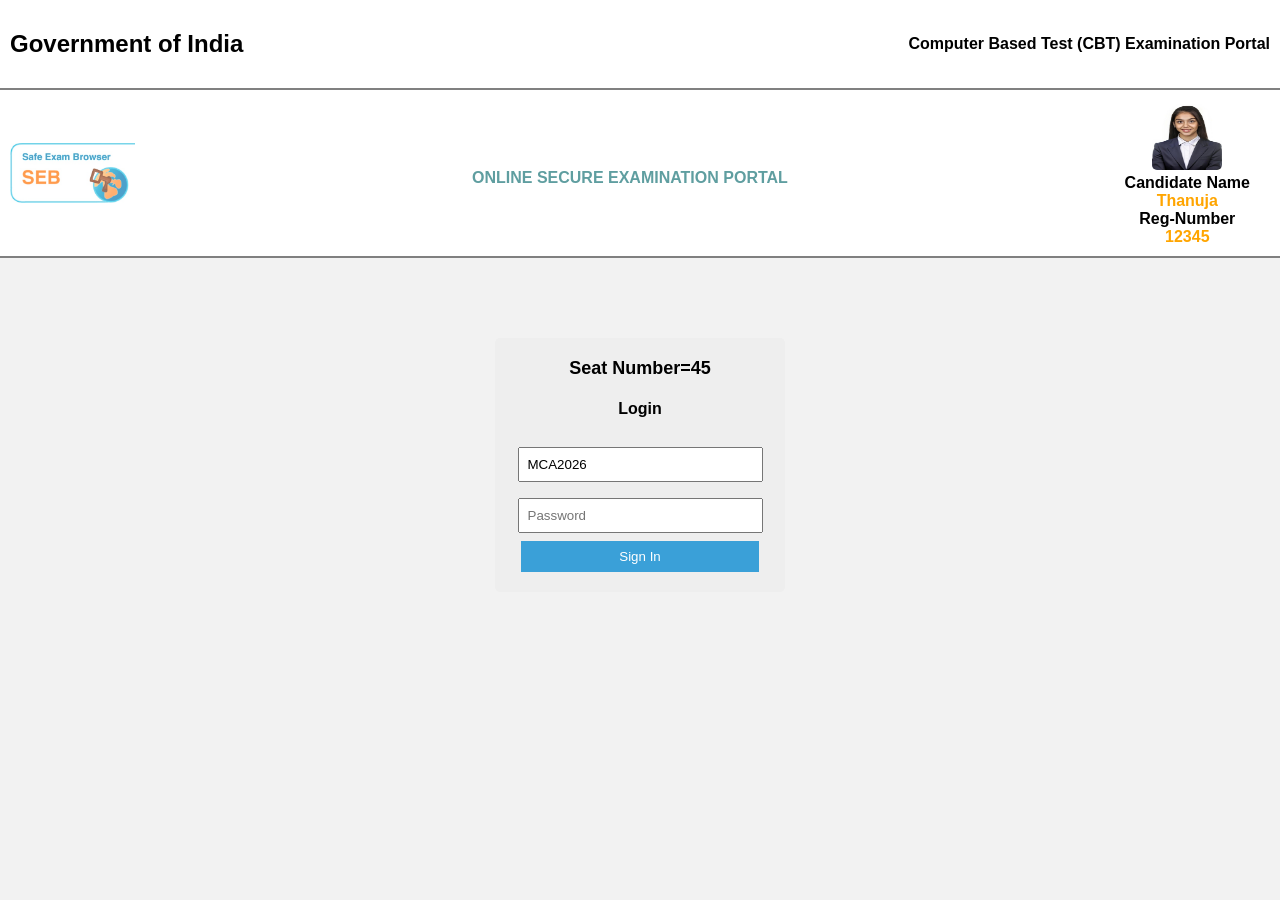
<file: index.html>
<!DOCTYPE html>
<html>
<head>
<title>SEB Exam Portal</title>

<style>

body{
font-family: Arial;
margin:0;
background:#f2f2f2;
}

/* HEADER */

.header{
background:white;
padding:10px;
display:flex;
justify-content:space-between;
align-items:center;
border-bottom:2px solid gray;
}

.logo{
height:60px;
}

.student-info{
text-align:center;
margin-right:20px;
}

.student-info img{
width:70px;
height:70px;
border-radius:5px;
}

.student-name{
color:orange;
font-weight:bold;
}
.reg-number{
    color:orange;
    font-weight:bold;
}

/* LOGIN BOX */

.login-box{
width:250px;
background:#eee;
padding:20px;
margin:80px auto;
text-align:center;
border-radius:5px;
}
.Seat-Number{
    font-size:18px;
    font-weight:bold;
    margin-bottom:10px ;
    text-align:center;
}

input{
width:90%;
padding:8px;
margin:8px 0;
}

button{
width:95%;
padding:8px;
background:#3aa0d8;
color:white;
border:none;
cursor:pointer;
}

.exam-title{
text-align:center;
font-weight:bold;
font-size:16px;
color: cadetblue;
margin-top:10px;
}

</style>

</head>

<body>
    

<!-- HEADER -->
 <center><div class="header">
    <h2>Government of India</h2>
    
    <p><B>Computer Based Test (CBT) Examination Portal</B></p>
</div></center>
 

<div class="header">

<img src="logo.png" class="logo">

<div class="exam-title">
ONLINE SECURE EXAMINATION PORTAL
</div>

<div class="student-info">
<img src="student.jpg">
<div><B>Candidate Name</B></div>
<div class="student-name">Thanuja</div>
<div><B>Reg-Number</B></div>
<div class="reg-number">12345</div>
</div>

</div>

</div>


<!-- LOGIN BOX -->

<div class="login-box">
    <div class="Seat-Number">Seat Number=45</div>


<h4>Login</h4>

<form action="profile.html">

<input type="text" placeholder="User ID" value="MCA2026">

<input type="password" placeholder="Password">

<br>

<button type="submit">Sign In</button>

</form>

</div>

</body>
</html>
</file>
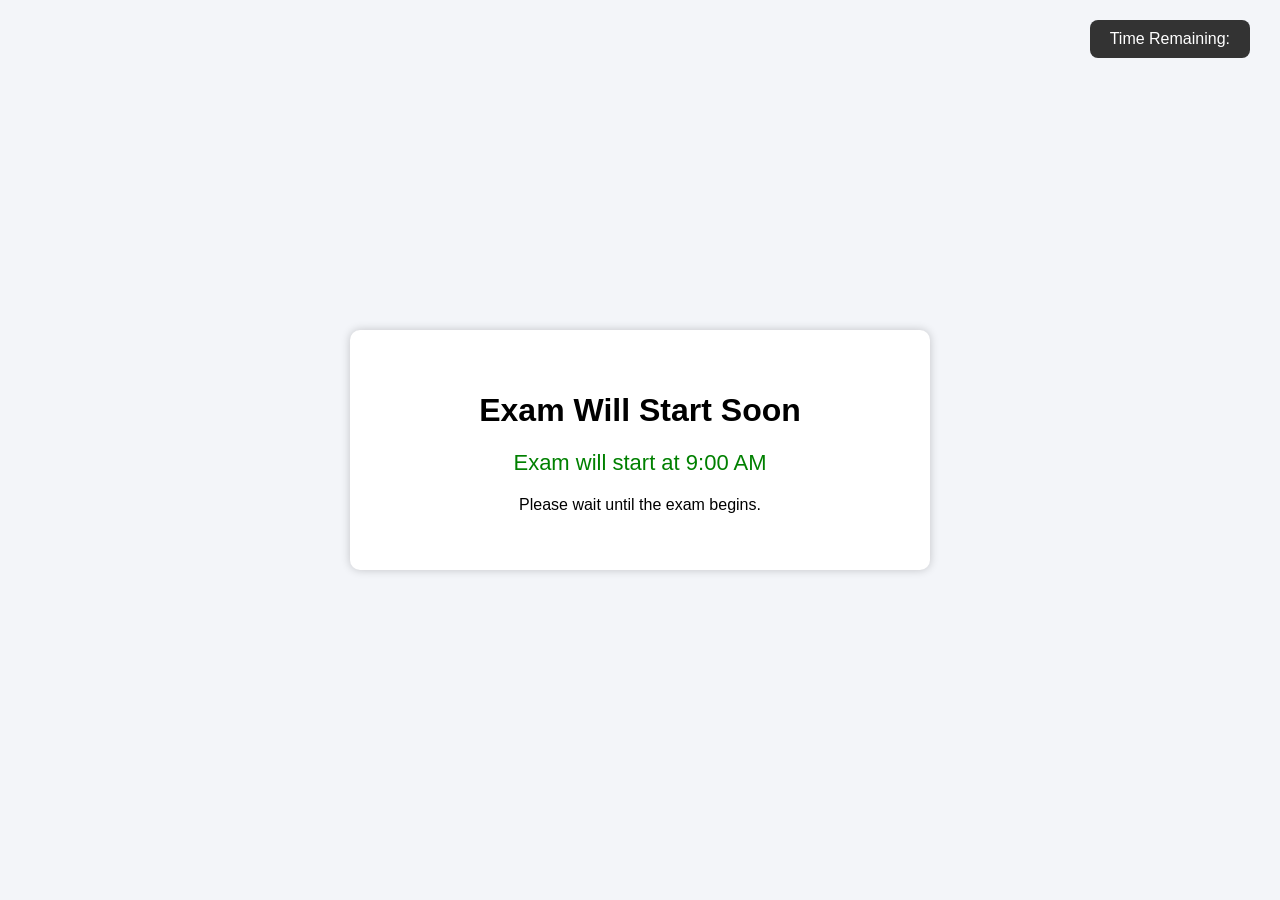
<file: exam-start.html>
<!DOCTYPE html>
<html lang="en">
<head>
<meta charset="UTF-8">
<title>Exam Will Start Soon</title>

<style>

body{
font-family: Arial, sans-serif;
background:#f3f5f9;
margin:0;
padding:0;
}

.timer{
position:absolute;
top:20px;
right:30px;
background:#333;
color:white;
padding:10px 20px;
border-radius:8px;
font-size:16px;
}

.container{
display:flex;
justify-content:center;
align-items:center;
height:100vh;
}

.box{
background:white;
width:500px;
padding:40px;
text-align:center;
border-radius:10px;
box-shadow:0px 0px 10px rgba(0,0,0,0.2);
}

.start{
color:green;
font-size:22px;
margin-top:10px;
}

.countdown{
font-size:40px;
font-weight:bold;
margin:20px 0;
}

</style>

</head>

<body>

<div class="timer">
Time Remaining: <span id="timer"></span>
</div>

<div class="container">
<div class="box">

<h1>Exam Will Start Soon</h1>

<div class="start">Exam will start at 9:00 AM</div>

<div class="countdown" id="mainTimer"></div>

<p>Please wait until the exam begins.</p>

</div>
</div>

<script>

var targetTime = new Date();
targetTime.setHours(9);
targetTime.setMinutes(0);
targetTime.setSeconds(0);

setInterval(function(){

var now = new Date().getTime();
var distance = targetTime - now;

var hours = Math.floor((distance % (1000*60*60*24))/(1000*60*60));
var minutes = Math.floor((distance % (1000*60*60))/(1000*60));
var seconds = Math.floor((distance % (1000*60))/1000);

var time = hours+"h "+minutes+"m "+seconds+"s";

document.getElementById("timer").innerHTML=time;
document.getElementById("mainTimer").innerHTML=time;

},1000);

</script>

</body>
</html>
</file>
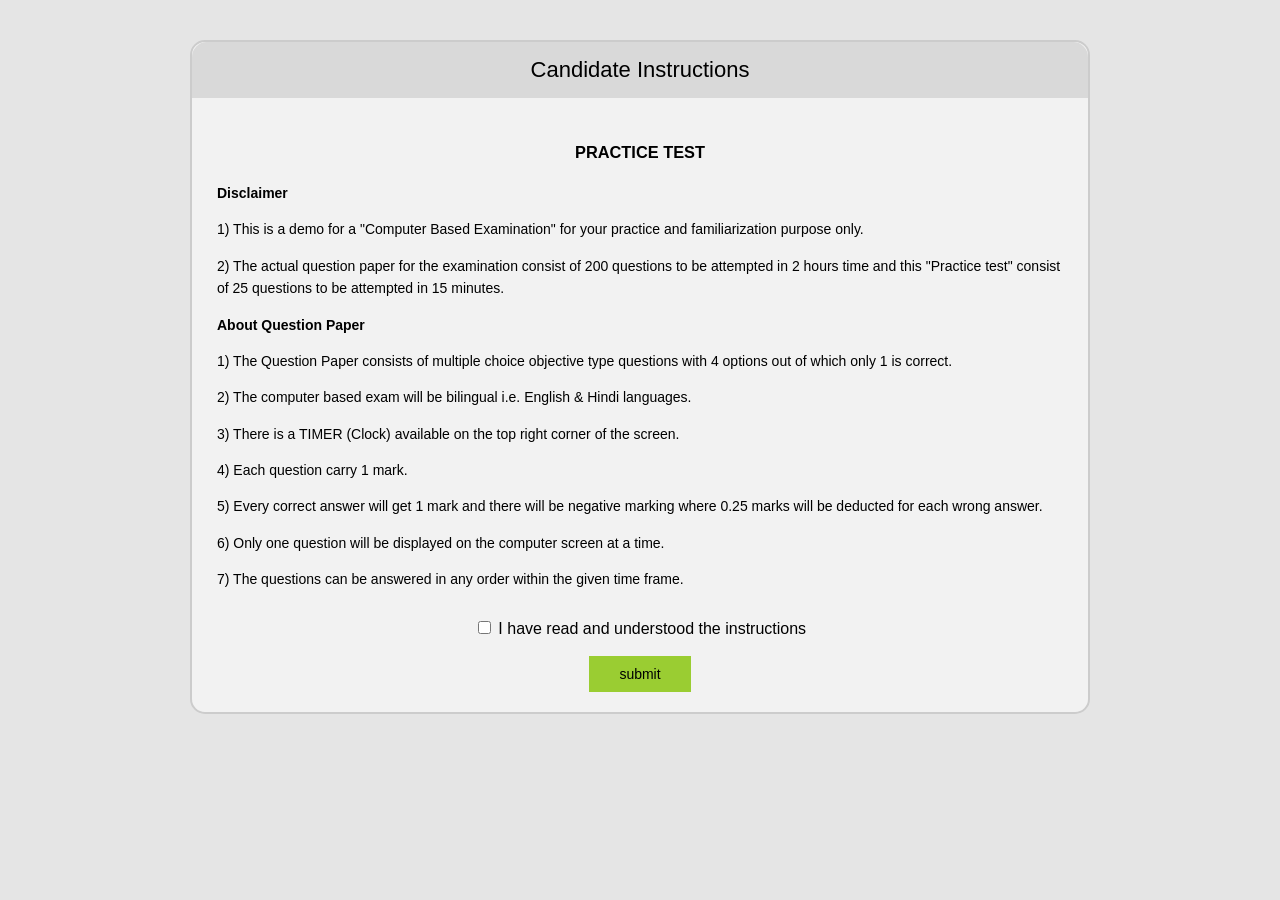
<file: instuction.html>
<!DOCTYPE html>
<html>
<head>
<title>Candidate Instructions</title>

<style>

body{
    font-family: Arial;
    background:#e5e5e5;
}

/* MAIN CONTAINER */

.container{
    width:900px;
    margin:40px auto;
}

/* BOX */

.box{
    background:#f2f2f2;
    border-radius:15px;
    border:2px solid #ccc;
}

/* HEADER */

.header{
    background:#d9d9d9;
    padding:15px;
    text-align:center;
    font-size:22px;
    border-top-left-radius:15px;
    border-top-right-radius:15px;
}

/* SCROLL AREA */

.instructions{
    height:450px;
    overflow-y:scroll;
    padding:25px;
    line-height:1.6;
    font-size:14px;
}

/* BUTTON */

.button-area{
    text-align:center;
    padding:20px;
}

button{
    background:#9acd32;
    border:none;
    padding:10px 30px;
    font-size:14px;
    cursor:pointer;
}

button:hover{
    background:#7fbf00;
}

h3{
    text-align:center;
}

</style>

</head>

<body>

<div class="container">

<div class="box">

<div class="header">
Candidate Instructions
</div>

<div class="instructions">

<h3>PRACTICE TEST</h3>

<b>Disclaimer</b>

<p>
1) This is a demo for a "Computer Based Examination" for your practice and familiarization purpose only.
</p>

<p>
2) The actual question paper for the examination consist of 200 questions to be attempted in 2 hours time and this "Practice test" consist of 25 questions to be attempted in 15 minutes.
</p>

<b>About Question Paper</b>

<p>
1) The Question Paper consists of multiple choice objective type questions with 4 options out of which only 1 is correct.
</p>

<p>
2) The computer based exam will be bilingual i.e. English & Hindi languages.
</p>

<p>
3) There is a TIMER (Clock) available on the top right corner of the screen.
</p>

<p>
4) Each question carry 1 mark.
</p>

<p>
5) Every correct answer will get 1 mark and there will be negative marking where 0.25 marks will be deducted for each wrong answer.
</p>

<p>
6) Only one question will be displayed on the computer screen at a time.
</p>

<p>
7) The questions can be answered in any order within the given time frame.
</p>

<p>
8) Candidates can change the answer later if required.
</p>

<p>
9) To move between questions candidates should use Next Question or Previous Question buttons.
</p>

<p>
10) Answers will be saved automatically when you move to another question.
</p>

<p>
11) Candidates have the option to bookmark a question for review.
</p>

<p>
12) Question palette on the right side of the screen shows question status.
</p>

<p>
13) On completion of exam duration the test will automatically submit.
</p>

<p>
14) Candidate will be able to submit the test only after completing the exam time.
</p>

<h3>ALL THE BEST</h3>

</div>

<div class="button-area">

<label>
<input type="checkbox" id="confirmCheck">
I have read and understood the instructions
</label>

<br><br>
<a href="exam-start.html">
<button>submit</button>
</a>
</div>

</div>

</div>
</div>

</body>
</html>
</file>
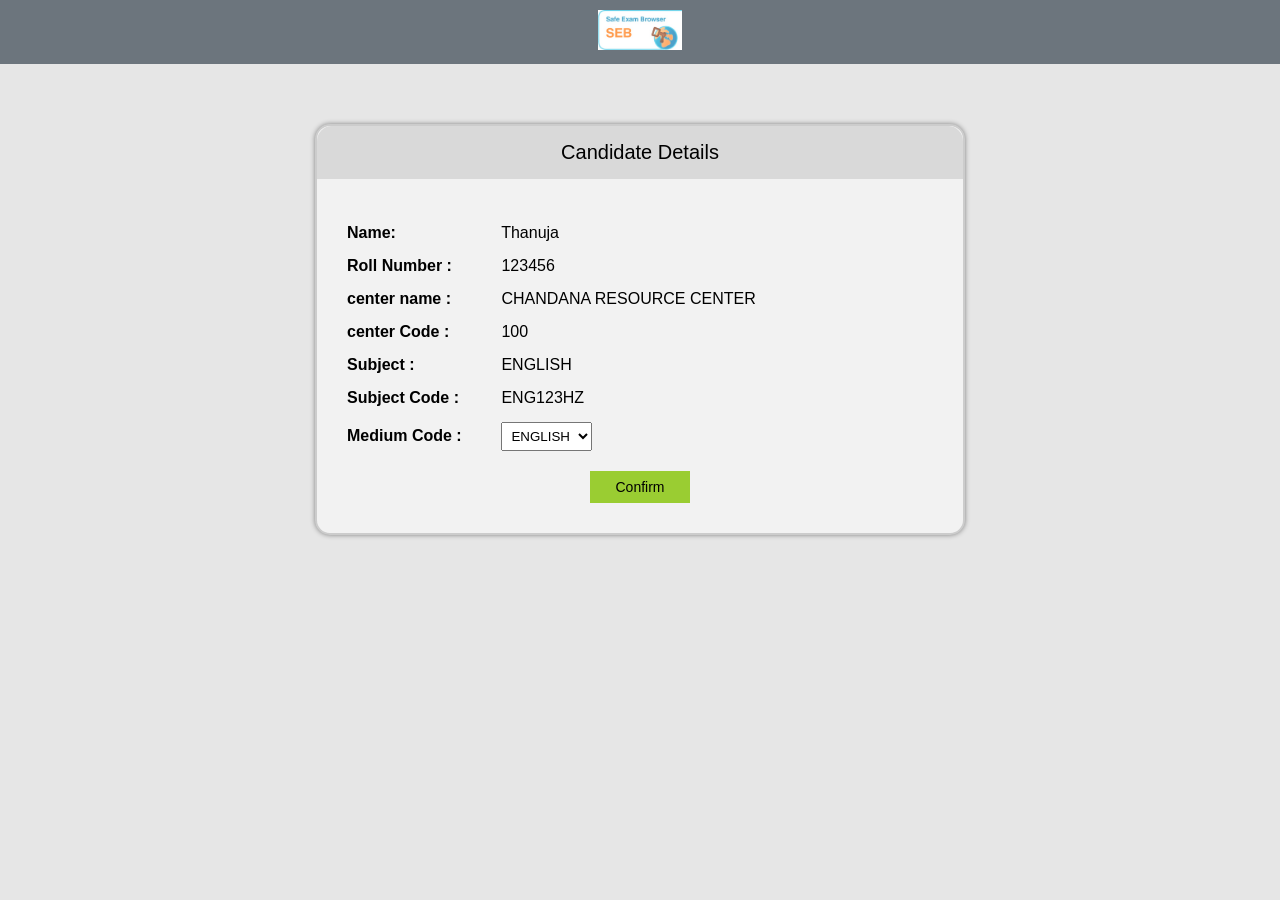
<file: profile.html>
<!DOCTYPE html>
<html>
<head>
<title>Candidate Details</title>

<style>

body{
    font-family: Arial;
    background:#e6e6e6;
    margin:0;
}

/* HEADER */
.header{
    background:#6c757d;
    padding:10px;
    text-align:center;
}

.header img{
    height:40px;
}

/* MAIN BOX */

.container{
    width:650px;
    margin:60px auto;
}

.box{
    background:#f2f2f2;
    border-radius:15px;
    border:2px solid #ccc;
    padding:0;
    box-shadow:0 0 5px gray;
}

/* TITLE */

.title{
    background:#d9d9d9;
    padding:15px;
    text-align:center;
    font-size:20px;
    border-top-left-radius:15px;
    border-top-right-radius:15px;
}

/* DETAILS */

.details{
    padding:30px;
}

.row{
    margin:15px 0;
}

.label{
    width:150px;
    display:inline-block;
    font-weight:bold;
}

/* DROPDOWN */

select{
    padding:5px;
}

/* BUTTON */

.btn{
    text-align:center;
    margin-top:20px;
}

button{
    background:#9acd32;
    border:none;
    padding:8px 25px;
    font-size:14px;
    cursor:pointer;
}

button:hover{
    background:#7fbf00;
}

</style>
</head>

<body>

<div class="header">
<img src="logo.png">
</div>

<div class="container">

<div class="box">

<div class="title">
Candidate Details
</div>

<div class="details">

<div class="row">
<span class="label">Name:</span> Thanuja
</div>

<div class="row">
<span class="label">Roll Number :</span> 123456
</div>

<div class="row">
<span class="label">center name :</span> CHANDANA RESOURCE CENTER
</div>

<div class="row">
<span class="label">center Code :</span> 100
</div>

<div class="row">
<span class="label">Subject :</span> ENGLISH
</div>

<div class="row">
<span class="label">Subject Code :</span> ENG123HZ
</div>

<div class="row">
<span class="label">Medium Code :</span>

<select>
<option>ENGLISH</option>
<option>HINDI</option>
</select>

</div>

<div class="btn">
<a href="instuction.html">
<button>Confirm</button>
</a>
</div>


</div>
</div>
</div>

</body>
</html>
</file>
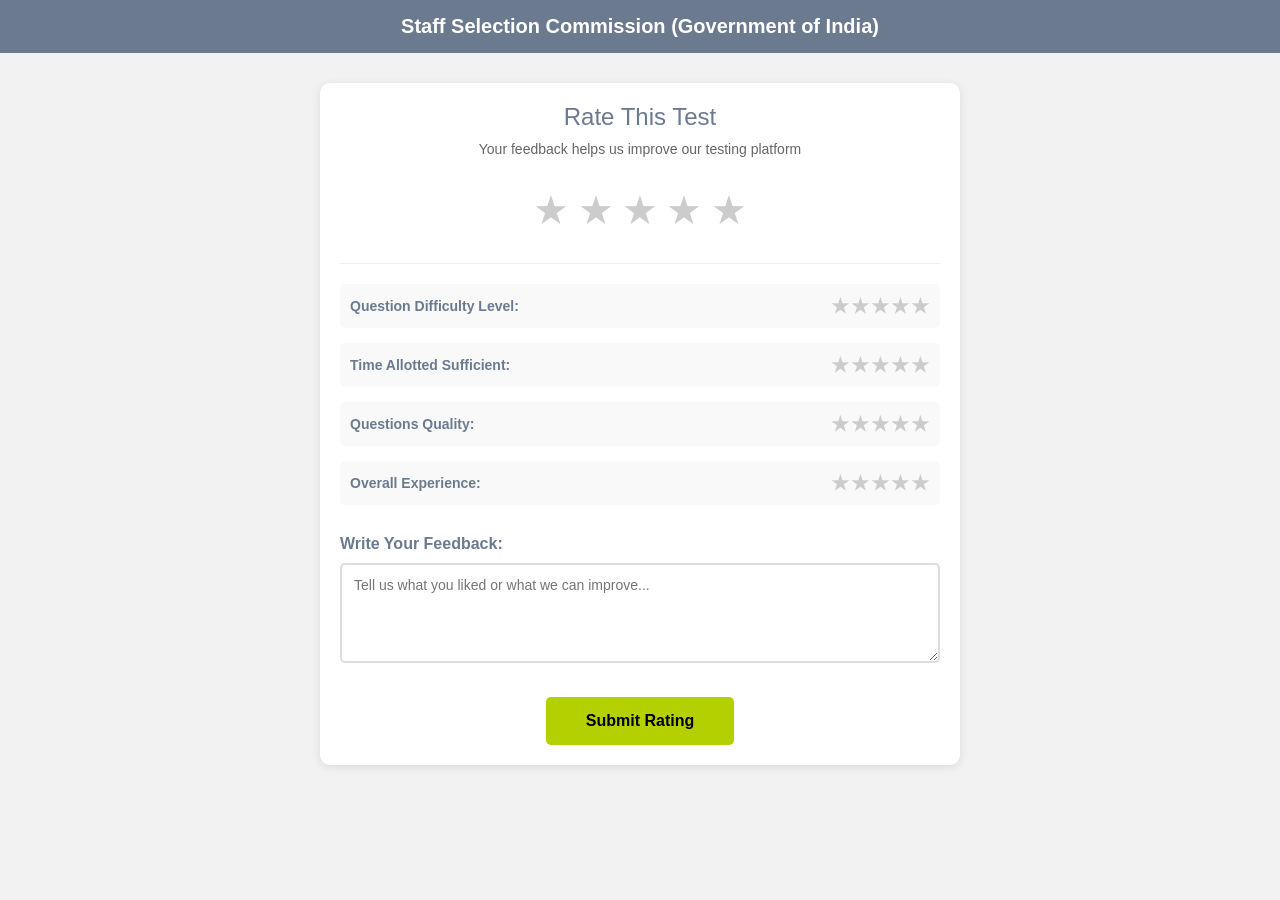
<file: rating.html>
<!DOCTYPE html>
<html>
<head>
<title>Rate This Test - stuexam</title>

<style>
body{
font-family: Arial;
margin:0;
background:#f2f2f2;
}

/* Header */
.header{
background:#6b7a8f;
color:white;
padding:15px;
text-align:center;
font-size:20px;
font-weight:bold;
}

/* Rating Container */
.rating-container{
background:white;
max-width:600px;
margin:30px auto;
padding:20px;
border-radius:10px;
box-shadow:0 2px 10px rgba(0,0,0,0.1);
}

.rating-title{
text-align:center;
color:#6b7a8f;
font-size:24px;
margin-bottom:10px;
}

.rating-subtitle{
text-align:center;
color:#666;
font-size:14px;
margin-bottom:30px;
}

/* Star Rating */
.star-rating{
text-align:center;
margin-bottom:30px;
}

.star-rating input{
display:none;
}

.star-rating label{
font-size:40px;
color:#ccc;
cursor:pointer;
margin:0 2px;
transition:color 0.2s;
}

.star-rating label:hover,
.star-rating label:hover ~ label,
.star-rating input:checked ~ label{
color:#b4d000;
}

/* Text Rating */
.text-rating{
margin-bottom:30px;
}

.text-rating label{
display:block;
font-weight:bold;
color:#6b7a8f;
margin-bottom:10px;
}

.text-rating textarea{
width:100%;
padding:12px;
border:2px solid #ddd;
border-radius:5px;
font-family:Arial;
font-size:14px;
resize:vertical;
min-height:100px;
box-sizing: border-box;
}

.text-rating textarea:focus{
outline:none;
border-color:#6b7a8f;
}

/* Extra Questions with Stars */
.extra-questions{
margin-bottom:30px;
border-top:1px solid #eee;
padding-top:20px;
}

.question-row{
display:flex;
justify-content:space-between;
align-items:center;
margin-bottom:15px;
padding:10px;
background:#f9f9f9;
border-radius:5px;
}

.question-row label{
font-weight:bold;
color:#6b7a8f;
font-size:14px;
}

.star-small{
display:flex;
flex-direction:row-reverse;
justify-content:flex-end;
}

.star-small input{
display:none;
}

.star-small label{
font-size:20px;
color:#ccc;
cursor:pointer;
transition:color 0.2s;
margin:0 1px;
}

.star-small label:hover,
.star-small label:hover ~ label,
.star-small input:checked ~ label{
color:#b4d000;
}

/* Submit Button */
.submit-rating{
text-align:center;
}

.submit-rating button{
padding:15px 40px;
background:#b4d000;
color:black;
border:none;
border-radius:5px;
font-size:16px;
font-weight:bold;
cursor:pointer;
transition:background 0.2s;
}

.submit-rating button:hover{
background:#9ab800;
}

.btn-thankyou {
  background: linear-gradient(135deg, #6b7a8f, #8a9ab0);
  color: white !important;
  box-shadow: 0 4px 15px rgba(107,122,143,0.4);
  padding: 15px 40px !important;
  font-size: 16px !important;
  font-weight: bold !important;
  border: none !important;
  border-radius: 8px !important;
  cursor: pointer !important;
  transition: all 0.3s ease !important;
  text-transform: uppercase !important;
  letter-spacing: 1px !important;
  margin-top: 20px !important;
  width: 250px !important;
}

.btn-thankyou:hover {
  background: linear-gradient(135deg, #5a6978, #7a8a9f) !important;
  transform: translateY(-2px) !important;
  box-shadow: 0 6px 20px rgba(107,122,143,0.6) !important;
}

/* Thank You Message */
.thank-you{
display:none;
text-align:center;
padding:40px;
}

.thank-you h2{
color:#6b7a8f;
font-size:28px;
margin-bottom:15px;
}

.thank-you p{
color:#666;
font-size:16px;
}

.star-display{
font-size:50px;
color:#b4d000;
margin:20px 0;
}
</style>

<script>
function updateStars(value) {
var stars = document.querySelectorAll('.star-rating input');
stars.forEach(function(star) {
star.checked = (star.value === value);
});
calculateAverage();
}

function calculateAverage() {
var total = 0;
var count = 0;

var smallStarGroups = document.querySelectorAll('.star-small');
smallStarGroups.forEach(function(group) {
var checked = group.querySelector('input:checked');
if(checked) {
total += parseInt(checked.value);
count++;
}
});

var avg = count > 0 ? Math.round(total / count) : 0;

var topStars = document.querySelectorAll('.star-rating input');
topStars.forEach(function(star) {
star.checked = (parseInt(star.value) === avg);
});
}

function updateTopStars(value, groupName) {
calculateAverage();
}

function submitRating() {
var stars = document.querySelectorAll('.star-rating input:checked');
if(stars.length === 0){
alert('Please select a star rating!');
return;
}

document.querySelector('.rating-form').style.display = 'none';
document.querySelector('.thank-you').style.display = 'block';

var selectedStars = stars[0].value;
var displayStars = '';
for(var i=0; i<selectedStars; i++){
displayStars += '★';
}
document.getElementById('selected-stars').textContent = displayStars;


}
</script>

</head>

<body>

<div class="header">
Staff Selection Commission (Government of India)
</div>

<div class="rating-container">

<div class="rating-form">

<div class="rating-title">
Rate This Test
</div>

<div class="rating-subtitle">
Your feedback helps us improve our testing platform
</div>

<!-- Star Rating -->
<div class="star-rating">
<input type="radio" id="star5" name="rating" value="5" onchange="updateStars('5')">
<label for="star5" title="Excellent">★</label>
<input type="radio" id="star4" name="rating" value="4" onchange="updateStars('4')">
<label for="star4" title="Very Good">★</label>
<input type="radio" id="star3" name="rating" value="3" onchange="updateStars('3')">
<label for="star3" title="Good">★</label>
<input type="radio" id="star2" name="rating" value="2" onchange="updateStars('2')">
<label for="star2" title="Fair">★</label>
<input type="radio" id="star1" name="rating" value="1" onchange="updateStars('1')">
<label for="star1" title="Poor">★</label>
</div>

<!-- Extra Rating Questions -->
<div class="extra-questions">
<div class="question-row">
<label>Question Difficulty Level:</label>
<div class="star-small">
<input type="radio" id="diff5" name="difficulty" value="5" onchange="updateTopStars('5', 'difficulty')"><label for="diff5">★</label>
<input type="radio" id="diff4" name="difficulty" value="4" onchange="updateTopStars('4', 'difficulty')"><label for="diff4">★</label>
<input type="radio" id="diff3" name="difficulty" value="3" onchange="updateTopStars('3', 'difficulty')"><label for="diff3">★</label>
<input type="radio" id="diff2" name="difficulty" value="2" onchange="updateTopStars('2', 'difficulty')"><label for="diff2">★</label>
<input type="radio" id="diff1" name="difficulty" value="1" onchange="updateTopStars('1', 'difficulty')"><label for="diff1">★</label>
</div>
</div>

<div class="question-row">
<label>Time Allotted Sufficient:</label>
<div class="star-small">
<input type="radio" id="time5" name="time" value="5" onchange="updateTopStars('5', 'time')"><label for="time5">★</label>
<input type="radio" id="time4" name="time" value="4" onchange="updateTopStars('4', 'time')"><label for="time4">★</label>
<input type="radio" id="time3" name="time" value="3" onchange="updateTopStars('3', 'time')"><label for="time3">★</label>
<input type="radio" id="time2" name="time" value="2" onchange="updateTopStars('2', 'time')"><label for="time2">★</label>
<input type="radio" id="time1" name="time" value="1" onchange="updateTopStars('1', 'time')"><label for="time1">★</label>
</div>
</div>

<div class="question-row">
<label>Questions Quality:</label>
<div class="star-small">
<input type="radio" id="qual5" name="quality" value="5" onchange="updateTopStars('5', 'quality')"><label for="qual5">★</label>
<input type="radio" id="qual4" name="quality" value="4" onchange="updateTopStars('4', 'quality')"><label for="qual4">★</label>
<input type="radio" id="qual3" name="quality" value="3" onchange="updateTopStars('3', 'quality')"><label for="qual3">★</label>
<input type="radio" id="qual2" name="quality" value="2" onchange="updateTopStars('2', 'quality')"><label for="qual2">★</label>
<input type="radio" id="qual1" name="quality" value="1" onchange="updateTopStars('1', 'quality')"><label for="qual1">★</label>
</div>
</div>

<div class="question-row">
<label>Overall Experience:</label>
<div class="star-small">
<input type="radio" id="over5" name="overall" value="5" onchange="updateTopStars('5', 'overall')"><label for="over5">★</label>
<input type="radio" id="over4" name="overall" value="4" onchange="updateTopStars('4', 'overall')"><label for="over4">★</label>
<input type="radio" id="over3" name="overall" value="3" onchange="updateTopStars('3', 'overall')"><label for="over3">★</label>
<input type="radio" id="over2" name="overall" value="2" onchange="updateTopStars('2', 'overall')"><label for="over2">★</label>
<input type="radio" id="over1" name="overall" value="1" onchange="updateTopStars('1', 'overall')"><label for="over1">★</label>
</div>
</div>
</div>

<!-- Text Rating -->
<div class="text-rating">
<label>Write Your Feedback:</label>
<textarea placeholder="Tell us what you liked or what we can improve..."></textarea>
</div>

<!-- Submit Button -->
<div class="submit-rating">
<button onclick="submitRating()">Submit Rating</button>
</div>

</div>

<!-- Thank You Message -->
<div class="thank-you">
<h2>Thank You!</h2>
<div class="star-display" id="selected-stars"></div>
<p>Your feedback has been submitted successfully.</p>
<p>We appreciate your time and input!</p>
<button class="btn-thankyou" onclick="window.location.href='result.html'">View Results</button>
</div>

</div>

</body>
</html>
</file>
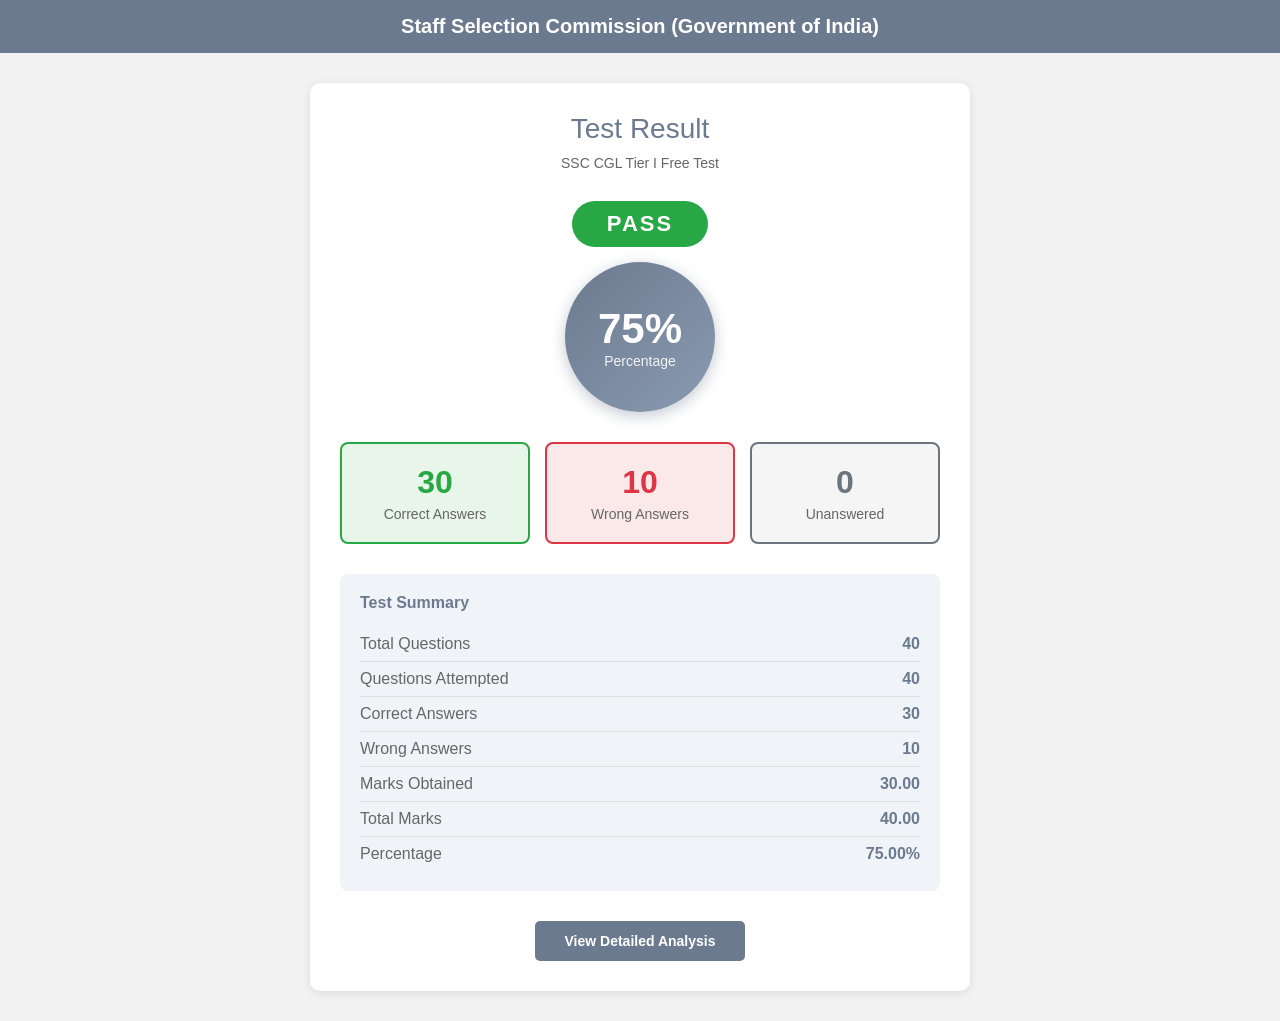
<file: result.html>
<!DOCTYPE html>
<html>
<head>
<title>Result - stuexam</title>

<style>

body{
font-family: Arial;
margin:0;
background:#f2f2f2;
}

/* Header */

.header{
background:#6b7a8f;
color:white;
padding:15px;
text-align:center;
font-size:20px;
font-weight:bold;
}

/* Result Container */

.result-container{
background:white;
max-width:600px;
margin:30px auto;
padding:30px;
border-radius:10px;
box-shadow:0 2px 10px rgba(0,0,0,0.1);
}

.result-title{
text-align:center;
color:#6b7a8f;
font-size:28px;
margin-bottom:10px;
}

.result-subtitle{
text-align:center;
color:#666;
font-size:14px;
margin-bottom:30px;
}

/* Score Display */

.score-display{
text-align:center;
margin-bottom:30px;
}

.pass-fail{
font-size:22px;
font-weight:bold;
padding:10px 35px;
border-radius:50px;
display:inline-block;
margin-bottom:15px;
text-transform:uppercase;
letter-spacing:2px;
}

.pass-fail.pass{
background:#28a745;
color:white;
}

.pass-fail.fail{
background:#dc3545;
color:white;
}

.score-circle{
width:150px;
height:150px;
border-radius:50%;
background:linear-gradient(135deg, #6b7a8f, #8a9ab0);
display:flex;
flex-direction:column;
justify-content:center;
align-items:center;
margin:0 auto;
color:white;
box-shadow:0 4px 15px rgba(107, 122, 143, 0.4);
}

.score-circle .percentage{
font-size:42px;
font-weight:bold;
}

.score-circle .label{
font-size:14px;
opacity:0.9;
}

/* Stats Grid */

.stats-grid{
display:grid;
grid-template-columns:repeat(3, 1fr);
gap:15px;
margin-bottom:30px;
}

.stat-box{
background:#f9f9f9;
padding:20px;
border-radius:8px;
text-align:center;
border:2px solid #eee;
}

.stat-box.correct{
border-color:#28a745;
background:#e8f5e9;
}

.stat-box.wrong{
border-color:#dc3545;
background:#fbe9e9;
}

.stat-box.unanswered{
border-color:#6c757d;
background:#f5f5f5;
}

.stat-box .number{
font-size:32px;
font-weight:bold;
color:#6b7a8f;
}

.stat-box.correct .number{
color:#28a745;
}

.stat-box.wrong .number{
color:#dc3545;
}

.stat-box.unanswered .number{
color:#6c757d;
}

.stat-box .stat-label{
font-size:14px;
color:#666;
margin-top:5px;
}

/* Summary */

.summary-box{
background:#f0f4f8;
padding:20px;
border-radius:8px;
margin-bottom:30px;
}

.summary-title{
font-weight:bold;
color:#6b7a8f;
margin-bottom:15px;
font-size:16px;
}

.summary-row{
display:flex;
justify-content:space-between;
padding:8px 0;
border-bottom:1px solid #ddd;
}

.summary-row:last-child{
border-bottom:none;
}

.summary-row .label{
color:#666;
}

.summary-row .value{
font-weight:bold;
color:#6b7a8f;
}

/* Buttons */

.button-group{
display:flex;
gap:15px;
justify-content:center;
}

.btn{
padding:12px 30px;
border:none;
border-radius:5px;
font-size:14px;
font-weight:bold;
cursor:pointer;
transition:all 0.2s;
}

.btn-primary{
background:#6b7a8f;
color:white;
}

.btn-primary:hover{
background:#5a6978;
}

.btn-secondary{
background:#b4d000;
color:black;
}

.btn-secondary:hover{
background:#9ab800;
}

</style>

</head>

<body>

<div class="header">
Staff Selection Commission (Government of India)
</div>

<div class="result-container">

<div class="result-title">
Test Result
</div>

<div class="result-subtitle">
SSC CGL Tier I Free Test
</div>

<!-- Score Circle -->

<div class="score-display">

<div class="pass-fail pass">PASS</div>

<div class="score-circle">

<div class="percentage">75%</div>

<div class="label">Percentage</div>

</div>

</div>

<!-- Stats Grid -->

<div class="stats-grid">

<div class="stat-box correct">

<div class="number">30</div>

<div class="stat-label">Correct Answers</div>

</div>

<div class="stat-box wrong">

<div class="number">10</div>

<div class="stat-label">Wrong Answers</div>

</div>

<div class="stat-box unanswered">

<div class="number">0</div>

<div class="stat-label">Unanswered</div>

</div>

</div>

<!-- Summary Box -->

<div class="summary-box">

<div class="summary-title">Test Summary</div>

<div class="summary-row">

<span class="label">Total Questions</span>

<span class="value">40</span>

</div>

<div class="summary-row">

<span class="label">Questions Attempted</span>

<span class="value">40</span>

</div>

<div class="summary-row">

<span class="label">Correct Answers</span>

<span class="value">30</span>

</div>

<div class="summary-row">

<span class="label">Wrong Answers</span>

<span class="value">10</span>

</div>

<div class="summary-row">

<span class="label">Marks Obtained</span>

<span class="value">30.00</span>

</div>

<div class="summary-row">

<span class="label">Total Marks</span>

<span class="value">40.00</span>

</div>

<div class="summary-row">

<span class="label">Percentage</span>

<span class="value">75.00%</span>

</div>

</div>

<!-- Buttons -->

<div class="button-group">

<button class="btn btn-primary" onclick="alert('Detailed analysis feature coming soon!')">View Detailed Analysis</button>

</div>

</div>

</body>

</html>
</file>
